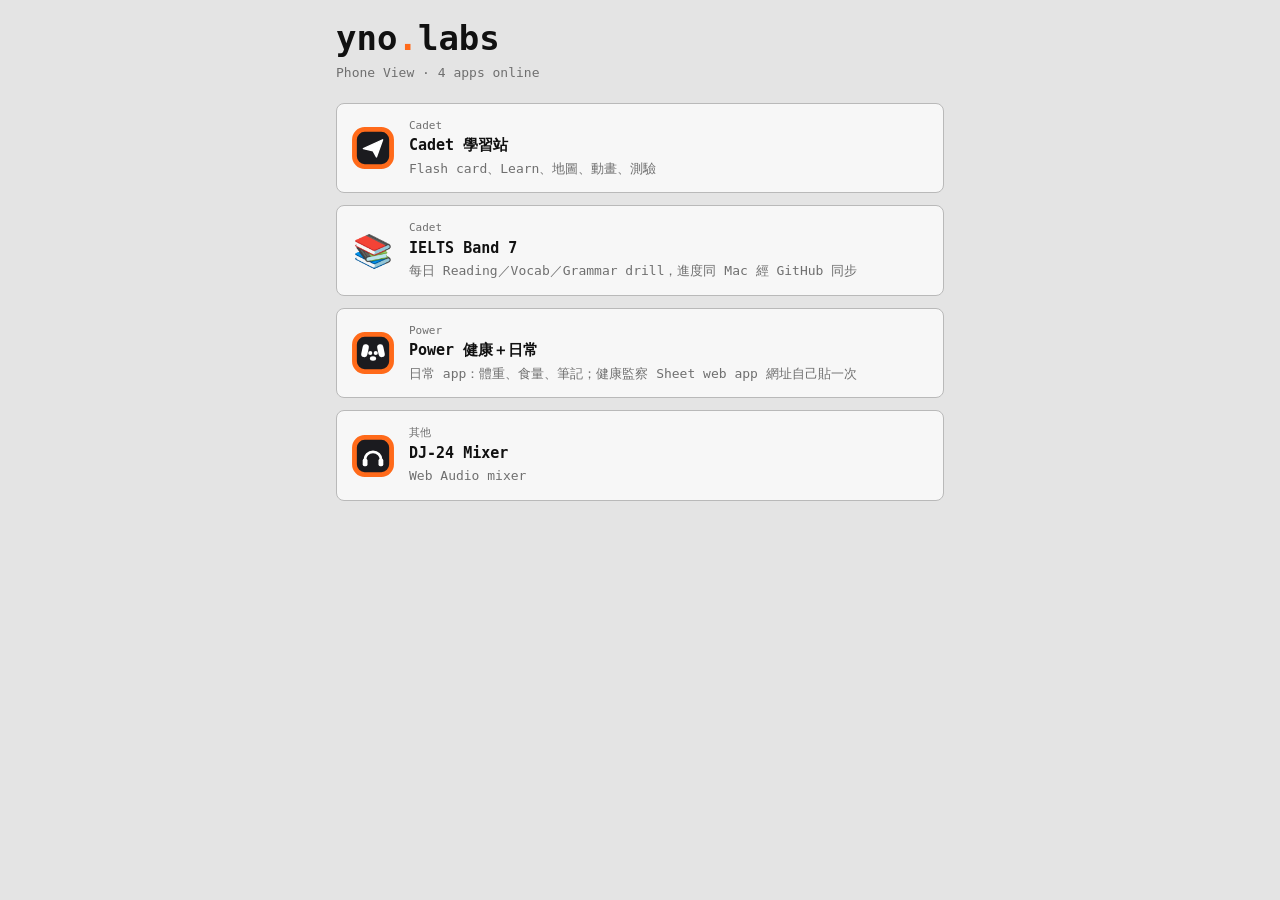
<file: index.html>
<!doctype html>
<html lang="zh-HK">
<head>
<meta charset="utf-8">
<meta name="viewport" content="width=device-width,initial-scale=1,viewport-fit=cover">
<meta name="robots" content="noindex">
<meta name="apple-mobile-web-app-title" content="yno labs">
<title>yno labs</title>
<link rel="icon" type="image/svg+xml" href="icons/dashboard.svg">
<style>
:root{--bg:#e4e4e4;--surface:#f7f7f7;--ink:#111;--mute:#6f6f6f;--line:#b9b9b9;--primary:#ff6a1a;
--mono:ui-monospace,"SF Mono",Menlo,Consolas,monospace}
@media(prefers-color-scheme:dark){:root{--bg:#17171a;--surface:#1f1f23;--ink:#ececec;--mute:#8d8d95;--line:#3a3a41}}
*{box-sizing:border-box}
body{margin:0;background:var(--bg);color:var(--ink);font:15px/1.5 var(--mono);
padding:env(safe-area-inset-top) env(safe-area-inset-right) env(safe-area-inset-bottom) env(safe-area-inset-left)}
main{max-width:640px;margin:0 auto;padding:20px 16px 32px}
h1{margin:0;font-size:34px;line-height:1.1}h1 span{color:var(--primary)}
main>p{margin:6px 0 20px;color:var(--mute);font-size:13px}
.card{display:flex;gap:14px;align-items:center;padding:14px;margin-bottom:12px;min-height:72px;
background:var(--surface);border:1px solid var(--line);border-radius:8px;color:inherit;text-decoration:none}
.card:active{border-color:var(--primary)}
.card img,.em{flex:none;width:44px;height:44px;font-size:32px;line-height:44px;text-align:center}
.card small{display:block;color:var(--mute);font-size:11px}.card b{display:block}
.card p{margin:2px 0 0;color:var(--mute);font-size:13px}
</style>
</head>
<body>
<main>
<h1>yno<span>.</span>labs</h1>
<p>Phone View · 4 apps online</p>
<a class="card" href="https://davidlamlyy-blip.github.io/cadet-study/"><img src="icons/cadet.svg" alt="" width="44" height="44">
<div><small>Cadet</small><b>Cadet 學習站</b>
<p>Flash card、Learn、地圖、動畫、測驗</p></div></a>
<a class="card" href="https://davidlamlyy-blip.github.io/my-web-apps/ielts/"><span class="em">📚</span>
<div><small>Cadet</small><b>IELTS Band 7</b>
<p>每日 Reading／Vocab／Grammar drill，進度同 Mac 經 GitHub 同步</p></div></a>
<a class="card" href="https://davidlamlyy-blip.github.io/my-web-apps/power/"><img src="icons/power-app.svg" alt="" width="44" height="44">
<div><small>Power</small><b>Power 健康＋日常</b>
<p>日常 app：體重、食量、筆記；健康監察 Sheet web app 網址自己貼一次</p></div></a>
<a class="card" href="https://davidlamlyy-blip.github.io/my-web-apps/dj/"><img src="icons/dj.svg" alt="" width="44" height="44">
<div><small>其他</small><b>DJ-24 Mixer</b>
<p>Web Audio mixer</p></div></a>
</main>
</body>
</html>
</file>
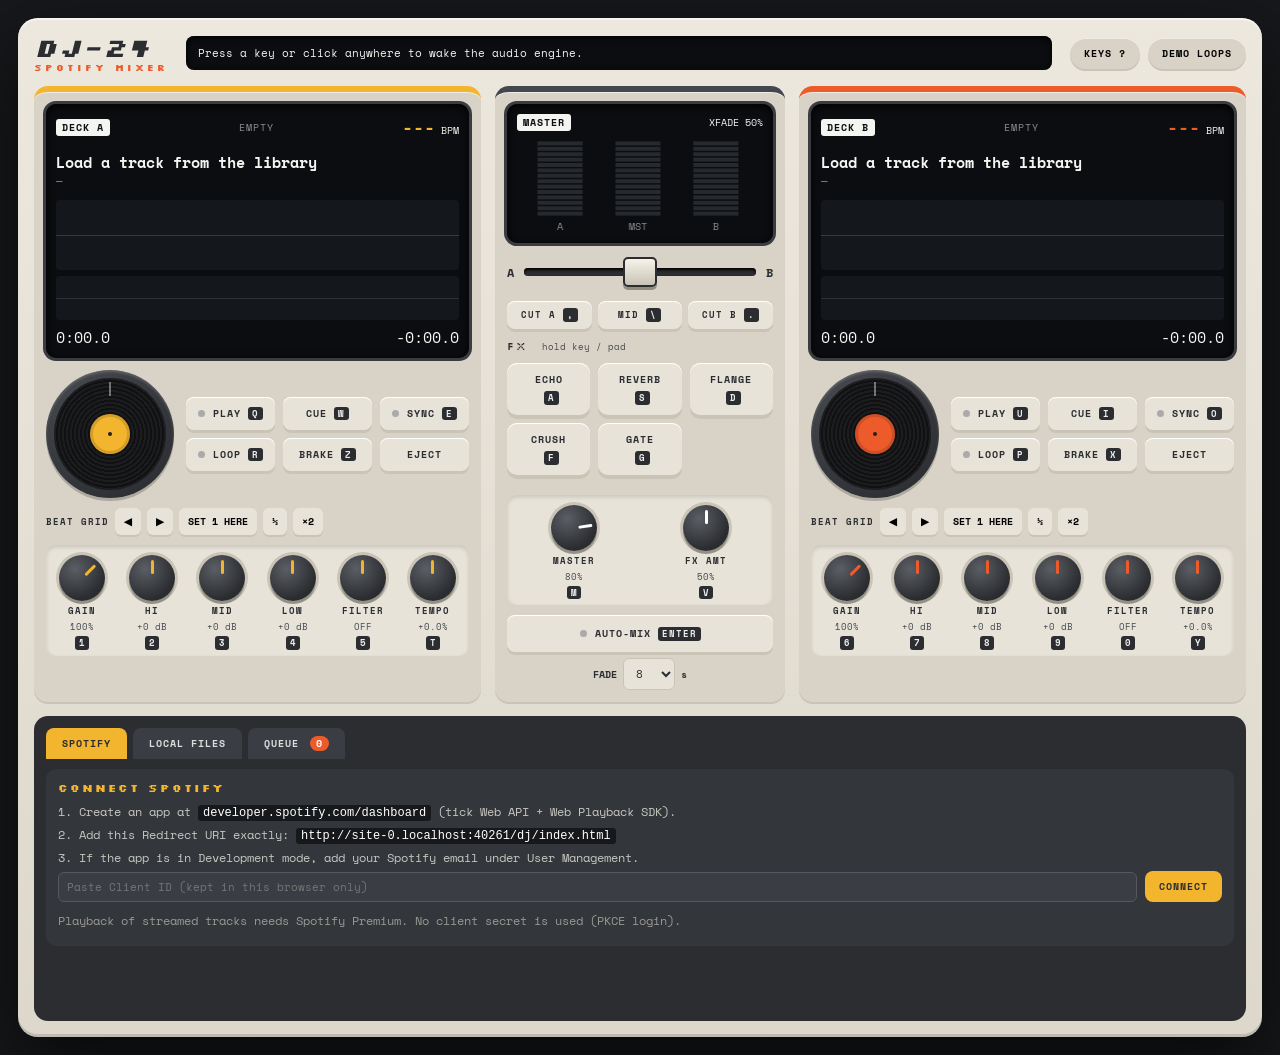
<file: dj/index.html>
<!doctype html>
<html lang="en">
<head>
<meta charset="utf-8">
<meta name="viewport" content="width=device-width,initial-scale=1">
<title>DJ-24 Mixer</title>
<link rel="stylesheet" href="https://fonts.googleapis.com/css2?family=Silkscreen:wght@400;700&family=Space+Mono:wght@400;700&display=swap">
<link rel="stylesheet" href="style.css">
<link rel="icon" type="image/svg+xml" data-yno-icon href="data:image/svg+xml,%3Csvg xmlns=%22http://www.w3.org/2000/svg%22 viewBox=%220 0 64 64%22%3E%3Crect x=%225%22 y=%225%22 width=%2254%22 height=%2254%22 rx=%2215%22 fill=%22%231b1b1f%22 stroke=%22%23ff6a1a%22 stroke-width=%227%22/%3E%3Cpath d=%22M20 38a12 12 0 0 1 24 0%22 fill=%22none%22 stroke=%22%23fff%22 stroke-width=%224%22 stroke-linecap=%22round%22 stroke-linejoin=%22round%22/%3E%3Crect x=%2217%22 y=%2236%22 width=%227%22 height=%2211%22 rx=%222.5%22 fill=%22%23fff%22/%3E%3Crect x=%2240%22 y=%2236%22 width=%227%22 height=%2211%22 rx=%222.5%22 fill=%22%23fff%22/%3E%3C/svg%3E">
<link rel="icon" type="image/svg+xml" data-yno-icon href="data:image/svg+xml,%3Csvg xmlns=%22http://www.w3.org/2000/svg%22 viewBox=%220 0 64 64%22%3E%3Crect x=%225%22 y=%225%22 width=%2254%22 height=%2254%22 rx=%2215%22 fill=%22%231b1b1f%22 stroke=%22%23ff6a1a%22 stroke-width=%227%22/%3E%3Cpath d=%22M20 38a12 12 0 0 1 24 0%22 fill=%22none%22 stroke=%22%23fff%22 stroke-width=%224%22 stroke-linecap=%22round%22 stroke-linejoin=%22round%22/%3E%3Crect x=%2217%22 y=%2236%22 width=%227%22 height=%2211%22 rx=%222.5%22 fill=%22%23fff%22/%3E%3Crect x=%2240%22 y=%2236%22 width=%227%22 height=%2211%22 rx=%222.5%22 fill=%22%23fff%22/%3E%3C/svg%3E">
</head>
<body>
<div id="unit">
  <header>
    <div class="logo">DJ-24<small>SPOTIFY MIXER</small></div>
    <div id="status" class="status">Press a key or click anywhere to wake the audio engine.</div>
    <div class="hdr-btns">
      <button id="btn-keys" class="pill">KEYS ?</button>
      <button id="btn-demo" class="pill">DEMO LOOPS</button>
    </div>
  </header>

  <main>
    <div id="slot-A"></div>
    <section class="mixer">
      <div class="lcd small">
        <div class="lcd-top"><span class="tag">MASTER</span><span id="mix-state">XFADE 50%</span></div>
        <canvas id="meters" width="240" height="96"></canvas>
      </div>
      <div class="xfwrap"><span>A</span><input type="range" id="xf" min="0" max="1" step="0.001" value="0.5" aria-label="Crossfader"><span>B</span></div>
      <div class="cutrow">
        <button class="btn sm" data-cut="0">CUT A<kbd>,</kbd></button>
        <button class="btn sm" data-cut="0.5">MID<kbd>\</kbd></button>
        <button class="btn sm" data-cut="1">CUT B<kbd>.</kbd></button>
      </div>
      <div class="fxlabel">FX <small>hold key / pad</small></div>
      <div class="fxpads" id="fxpads"></div>
      <div class="knobs mixk" id="mixk"></div>
      <div class="automix">
        <button class="btn wide" id="btn-auto"><i></i>AUTO-MIX<kbd>ENTER</kbd></button>
        <label>FADE <select id="auto-secs"><option>4</option><option selected>8</option><option>12</option><option>16</option></select>s</label>
      </div>
    </section>
    <div id="slot-B"></div>
  </main>

  <section id="library">
    <nav class="tabs">
      <button data-tab="spotify" class="on">SPOTIFY</button>
      <button data-tab="local">LOCAL FILES</button>
      <button data-tab="queue">QUEUE <b id="qcount">0</b></button>
    </nav>
    <div class="tabpane" id="tab-spotify"></div>
    <div class="tabpane" id="tab-local" hidden></div>
    <div class="tabpane" id="tab-queue" hidden></div>
  </section>
</div>

<div id="help" class="overlay" hidden>
  <div class="helpbox">
    <h3>KEYBOARD MAP <button id="help-x" class="pill">CLOSE</button></h3>
    <div class="helpgrid">
      <div><h4>Knobs — press key to select, then ↑ / ↓ to turn</h4>
        <p><kbd>1</kbd><kbd>2</kbd><kbd>3</kbd><kbd>4</kbd><kbd>5</kbd> Deck A: Gain · Hi · Mid · Low · Filter<br>
           <kbd>6</kbd><kbd>7</kbd><kbd>8</kbd><kbd>9</kbd><kbd>0</kbd> Deck B: Gain · Hi · Mid · Low · Filter<br>
           <kbd>T</kbd> Tempo A · <kbd>Y</kbd> Tempo B · <kbd>M</kbd> Master vol · <kbd>V</kbd> FX amount<br>
           <kbd>Shift</kbd>+↑↓ coarse · <kbd>Alt</kbd>+↑↓ fine · mouse wheel / drag also works · double-click = reset</p></div>
      <div><h4>Crossfader</h4>
        <p><kbd>←</kbd><kbd>→</kbd> move (Shift = big step) · <kbd>,</kbd> cut A · <kbd>\</kbd> centre · <kbd>.</kbd> cut B</p></div>
      <div><h4>Deck A</h4>
        <p><kbd>Q</kbd> Play/Pause · <kbd>W</kbd> Cue (hold = preview) · <kbd>E</kbd> Sync · <kbd>R</kbd> Loop 4 beats · <kbd>Z</kbd> Brake</p></div>
      <div><h4>Deck B</h4>
        <p><kbd>U</kbd> Play/Pause · <kbd>I</kbd> Cue · <kbd>O</kbd> Sync · <kbd>P</kbd> Loop 4 beats · <kbd>X</kbd> Brake</p></div>
      <div><h4>FX (hold)</h4>
        <p><kbd>A</kbd> Echo · <kbd>S</kbd> Reverb · <kbd>D</kbd> Flanger · <kbd>F</kbd> Crush · <kbd>G</kbd> Gate</p></div>
      <div><h4>Other</h4>
        <p><kbd>Enter</kbd> Auto-mix on/off · <kbd>?</kbd> this panel</p></div>
    </div>
    <p class="note">Spotify streams can only be faded (crossfader / gain / master). EQ, filter, FX, loop, brake and sync need Local or Demo tracks — Spotify does not expose its audio to web apps.</p>
  </div>
</div>
<div id="toast"></div>

<script src="audio.js"></script>
<script src="spotify.js"></script>
<script src="app.js"></script>
</body>
</html>
</file>
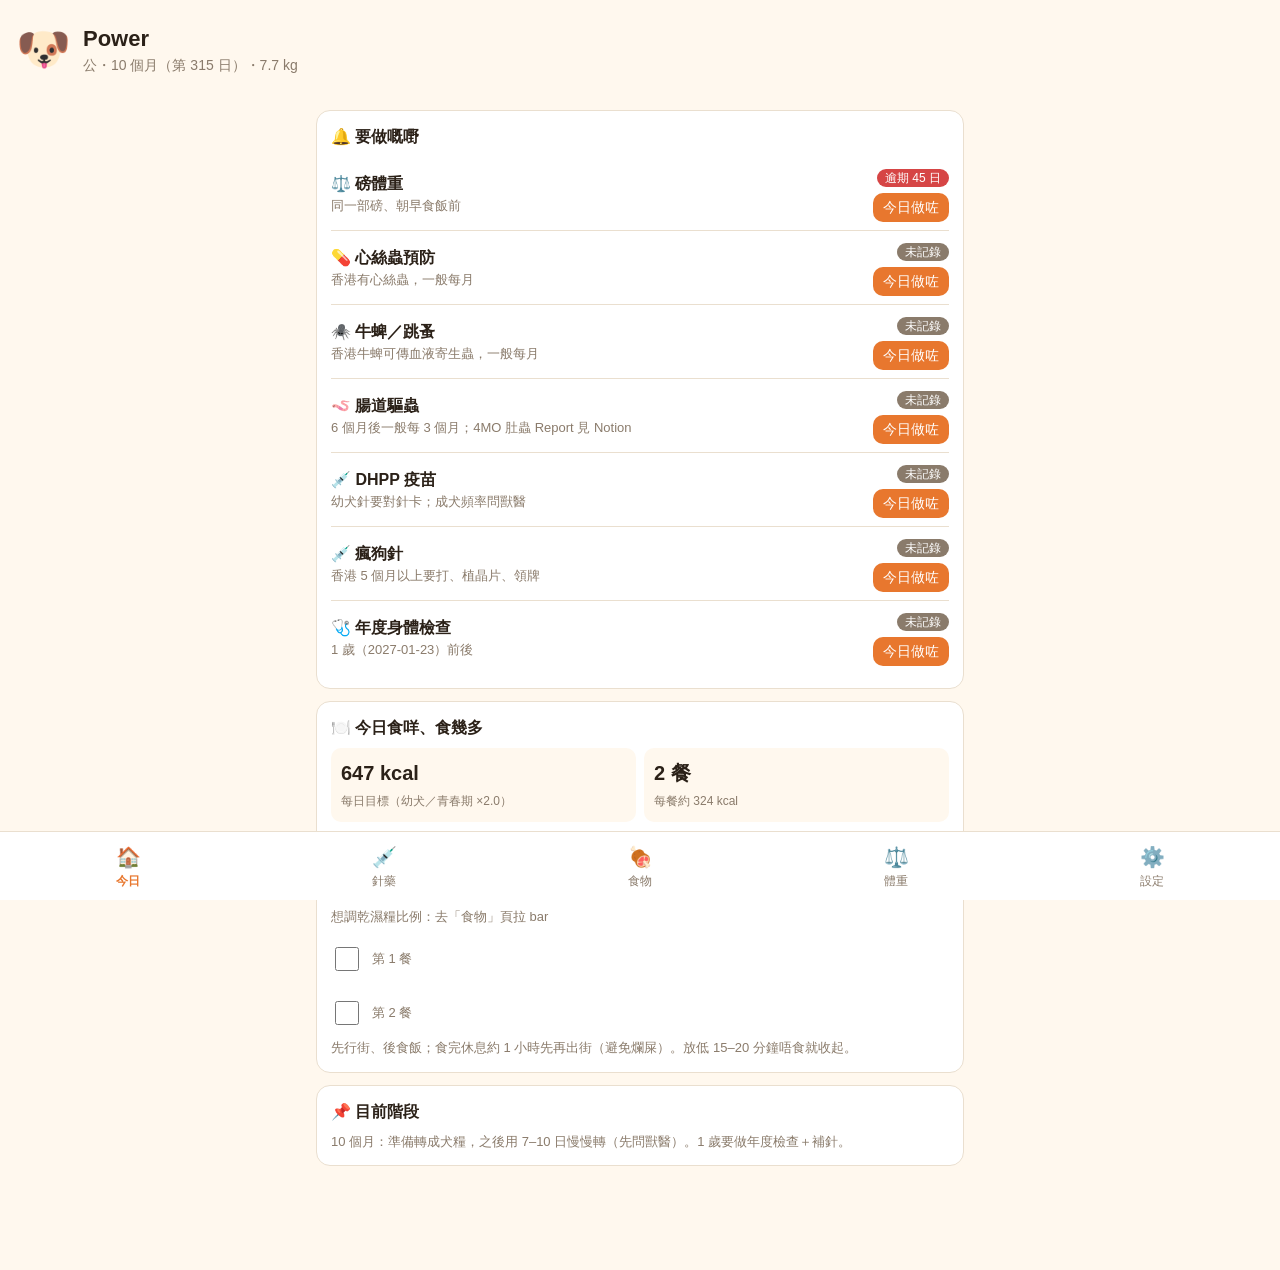
<file: power/index.html>
<!doctype html>
<html lang="zh-HK">
<head>
<meta charset="utf-8">
<meta name="viewport" content="width=device-width,initial-scale=1,viewport-fit=cover">
<meta name="theme-color" content="#fff8ee">
<title>Power 日常</title>
<style>
:root{--bg:#fff8ee;--card:#fff;--ink:#2b2118;--mute:#8a7b6b;--line:#eadfcf;--accent:#e8772e;--ok:#2e9e5b;--warn:#e0a100;--bad:#d64545;--blue:#3b7ddd}
@media (prefers-color-scheme:dark){:root{--bg:#1b1713;--card:#272019;--ink:#f3ebe0;--mute:#a39583;--line:#3a3128;--accent:#f08a43}}
*{box-sizing:border-box}
body{margin:0;background:var(--bg);color:var(--ink);font:16px/1.5 -apple-system,"PingFang HK","Noto Sans TC",sans-serif;padding-bottom:84px}
header{padding:calc(env(safe-area-inset-top) + 16px) 16px 8px;display:flex;gap:12px;align-items:center}
.avatar{font-size:44px}
h1{font-size:22px;margin:0}
.sub{color:var(--mute);font-size:14px}
main{padding:8px 16px;max-width:680px;margin:0 auto}
.card{background:var(--card);border:1px solid var(--line);border-radius:14px;padding:14px;margin:12px 0}
.card h2{font-size:16px;margin:0 0 8px}
.row{display:flex;gap:8px;align-items:center;justify-content:space-between;padding:8px 0;border-top:1px solid var(--line)}
.row:first-of-type{border-top:0}
.pill{font-size:12px;padding:2px 8px;border-radius:99px;color:#fff;white-space:nowrap}
.bad{background:var(--bad)}.warn{background:var(--warn)}.ok{background:var(--ok)}.mute{background:var(--mute)}.blue{background:var(--blue)}
.big{font-size:30px;font-weight:700}
.grid{display:grid;grid-template-columns:1fr 1fr;gap:8px}
.stat{background:var(--bg);border-radius:10px;padding:10px}
.stat b{display:block;font-size:20px}
.stat span{font-size:12px;color:var(--mute)}
button,input,select{font:inherit;color:var(--ink)}
button{background:var(--accent);color:#fff;border:0;border-radius:10px;padding:8px 14px;cursor:pointer}
button.ghost{background:transparent;color:var(--accent);border:1px solid var(--accent)}
button.sm{padding:4px 10px;font-size:14px}
input,select{background:var(--bg);border:1px solid var(--line);border-radius:8px;padding:8px;width:100%}
label{display:block;font-size:13px;color:var(--mute);margin:8px 0 2px}
nav{position:fixed;bottom:0;left:0;right:0;background:var(--card);border-top:1px solid var(--line);display:flex;padding-bottom:env(safe-area-inset-bottom)}
nav button{flex:1;background:none;color:var(--mute);border-radius:0;padding:10px 0;font-size:12px}
nav button.on{color:var(--accent);font-weight:700}
nav button span{display:block;font-size:20px}
.note{font-size:13px;color:var(--mute)}
.meal{display:flex;align-items:center;gap:10px;padding:8px 0}
.meal input{width:24px;height:24px}
svg{width:100%;height:auto}
.hide{display:none}
</style>
<link rel="icon" type="image/svg+xml" data-yno-icon href="data:image/svg+xml,%3Csvg xmlns=%22http://www.w3.org/2000/svg%22 viewBox=%220 0 64 64%22%3E%3Crect x=%225%22 y=%225%22 width=%2254%22 height=%2254%22 rx=%2215%22 fill=%22%231b1b1f%22 stroke=%22%23ff6a1a%22 stroke-width=%227%22/%3E%3Cpath d=%22M17 20l11 3-6 11z M47 20l-11 3 6 11z%22 fill=%22%23fff%22/%3E%3Ccircle cx=%2226%22 cy=%2238%22 r=%223.5%22 fill=%22%23fff%22/%3E%3Ccircle cx=%2238%22 cy=%2238%22 r=%223.5%22 fill=%22%23fff%22/%3E%3C/svg%3E">
<link rel="icon" type="image/svg+xml" data-yno-icon href="data:image/svg+xml,%3Csvg xmlns=%22http://www.w3.org/2000/svg%22 viewBox=%220 0 64 64%22%3E%3Crect x=%225%22 y=%225%22 width=%2254%22 height=%2254%22 rx=%2215%22 fill=%22%231b1b1f%22 stroke=%22%23ff6a1a%22 stroke-width=%227%22/%3E%3Crect x=%2216%22 y=%2219%22 width=%229%22 height=%2219%22 rx=%224.5%22 transform=%22rotate(12 20 28)%22 fill=%22%23fff%22/%3E%3Crect x=%2239%22 y=%2219%22 width=%229%22 height=%2219%22 rx=%224.5%22 transform=%22rotate(-12 44 28)%22 fill=%22%23fff%22/%3E%3Ccircle cx=%2228%22 cy=%2232%22 r=%223%22 fill=%22%23fff%22/%3E%3Ccircle cx=%2236%22 cy=%2232%22 r=%223%22 fill=%22%23fff%22/%3E%3Cellipse cx=%2232%22 cy=%2240%22 rx=%224.5%22 ry=%223.2%22 fill=%22%23fff%22/%3E%3C/svg%3E">
</head>
<body>
<header><div class="avatar">🐶</div><div><h1>Power</h1><div class="sub" id="hsub"></div></div></header>
<main id="main"></main>
<nav id="nav"></nav>

<script>
const KEY='power-app-v1';
const TODAY=()=>{const d=new Date();return fmt(d)};
const fmt=d=>d.getFullYear()+'-'+String(d.getMonth()+1).padStart(2,'0')+'-'+String(d.getDate()).padStart(2,'0');
const parse=s=>{const [y,m,d]=s.split('-').map(Number);return new Date(y,m-1,d)};
const addDays=(s,n)=>{const d=parse(s);d.setDate(d.getDate()+n);return fmt(d)};
const diffDays=(a,b)=>Math.round((parse(a)-parse(b))/864e5);
const esc=s=>String(s??'').replace(/[&<>"]/g,c=>({'&':'&amp;','<':'&lt;','>':'&gt;','"':'&quot;'}[c]));

// 預設資料。birthday／性別來自 Notion「HOMEBOY - Power」；其餘係一般指引，請同獸醫確認
const DEFAULT={
  profile:{name:'Power',birthday:'2026-01-23',sex:'公',neutered:false,adultKg:10,mealsPerDay:2},
  weights:[
    {d:'2026-05-22',kg:3.25,bcs:''},{d:'2026-06-22',kg:3.92,bcs:''},
    {d:'2026-07-22',kg:5.0,bcs:''},{d:'2026-10-06',kg:7.7,bcs:''}
  ],
  foods:[
    {id:'f1',name:'Buddy Bites 幼犬乾糧',role:'dry',kcal100:370,complete:true,note:'kcal 係估算，請對包裝'},
    {id:'f2',name:'藍莓濕糧',role:'wet',kcal100:90,complete:false,note:'kcal 係估算，請對包裝；Notion 吸引力 3/5'}
  ],
  schedule:[
    {id:'s1',name:'心絲蟲預防',icon:'💊',every:30,last:'',note:'香港有心絲蟲，一般每月'},
    {id:'s2',name:'牛蜱／跳蚤',icon:'🕷️',every:30,last:'',note:'香港牛蜱可傳血液寄生蟲，一般每月'},
    {id:'s3',name:'腸道驅蟲',icon:'🪱',every:90,last:'',note:'6 個月後一般每 3 個月；4MO 肚蟲 Report 見 Notion'},
    {id:'s4',name:'DHPP 疫苗',icon:'💉',every:365,last:'',note:'幼犬針要對針卡；成犬頻率問獸醫'},
    {id:'s5',name:'瘋狗針',icon:'💉',every:365,last:'',note:'香港 5 個月以上要打、植晶片、領牌'},
    {id:'s6',name:'磅體重',icon:'⚖️',every:14,last:'',note:'同一部磅、朝早食飯前'},
    {id:'s7',name:'年度身體檢查',icon:'🩺',every:365,last:'',note:'1 歲（2027-01-23）前後'}
  ],
  history:[],   // {d,id,name} 打針／食藥紀錄
  meals:{}      // {'YYYY-MM-DD':[true,false]}
};
let S;
try{S=JSON.parse(localStorage.getItem(KEY))}catch(e){}
if(!S){S=structuredClone(DEFAULT);S.schedule.find(x=>x.id==='s6').last='2026-10-06'}
S.calc=Object.assign({bcs:'ideal',act:'normal',health:'normal',treats:0,share:0.8},S.calc||{});
S.profile.breed=S.profile.breed||'臘腸混血（長腿）';   // 食量計數機設定（體態、活動、零食 kcal、乾糧佔比）
const save=()=>{try{localStorage.setItem(KEY,JSON.stringify(S))}catch(e){}};

// ---------- 計算 ----------
function ageInfo(){
  const b=parse(S.profile.birthday),t=new Date();
  let m=(t.getFullYear()-b.getFullYear())*12+t.getMonth()-b.getMonth();
  if(t.getDate()<b.getDate())m--;
  const days=diffDays(TODAY(),S.profile.birthday);
  return{months:m,days,text:m<12?`${m} 個月`:`${Math.floor(m/12)} 歲 ${m%12} 個月`};
}
const curKg=()=>[...S.weights].sort((a,b)=>a.d.localeCompare(b.d)).at(-1)?.kg||0;
function energy(o={}){
  const a=o.adult?{months:99}:ageInfo(),p={...S.profile,...(o.neutered!==undefined?{neutered:o.neutered}:{})},kg=o.kg||curKg();
  const rer=70*Math.pow(kg,0.75),c={...S.calc,...o};
  let f,label;
  if(a.months<4){f=3;label='<4 個月幼犬 ×3.0'}
  else if(a.months<12){
    // 4 個月至成年：成犬體重 80% 前 ×2.0，之後 ×1.8
    f=kg/p.adultKg<0.8?2.0:1.8;label=`幼犬／青春期 ×${f.toFixed(1)}`}
  else{f=p.neutered?1.6:1.8;label=p.neutered?'成犬已絕育 ×1.6':'成犬未絕育 ×1.8';
    if(c.act==='low'){f-=0.2;label+='，低活動 −0.2'}if(c.act==='high'){f+=0.2;label+='，高活動 +0.2'}}
  if(a.months<12&&p.neutered)label+='（幼犬期絕育唔改係數）';
  if(a.months<12&&c.act&&c.act!=='normal')label+='（幼犬期活動量唔改係數）';
  if(c.health==='sick')return{rer,f:1,adj:1,label:'生病／康復期 ×1.0（獸醫話事）',kcal:rer};
  const adj=c.bcs==='thin'?1.1:c.bcs==='heavy'?0.85:1;
  if(adj!==1)label+=c.bcs==='thin'?'，偏瘦 ×1.1':'，偏重 ×0.85';
  return{rer,f,adj,label,kcal:rer*f*adj};
}
function plan(){
  const e=energy(),c=S.calc,dry=S.foods.find(x=>x.role==='dry'),wet=S.foods.find(x=>x.role==='wet');
  const tr=Math.max(0,+c.treats||0),budget=Math.max(0,e.kcal-tr),meals=Math.max(1,S.profile.mealsPerDay||2);
  const dk=dry?dry.kcal100:0,wk=wet?wet.kcal100:0;
  let share=Math.min(1,Math.max(0,+c.share));if(isNaN(share))share=0.8;
  if(!(wk>0))share=dk>0?1:0;else if(!(dk>0))share=0;
  const dryK=budget*share,wetK=budget-dryK;
  return{e,dry,wet,meals,tr,cap:e.kcal*0.1,budget,share,dk,wk,dryK,wetK,treatK:tr,
    dryG:dk>0?dryK/(dk/100):0,wetG:wk>0?wetK/(wk/100):0};
}
function dueStatus(s){
  if(!s.last)return{cls:'mute',text:'未記錄',days:null,order:1e6};
  const next=addDays(s.last,s.every),left=diffDays(next,TODAY());
  if(left<0)return{cls:'bad',text:`逾期 ${-left} 日`,days:left,order:left,next};
  if(left<=7)return{cls:'warn',text:left===0?'今日到期':`${left} 日後`,days:left,order:left,next};
  return{cls:'ok',text:`${left} 日後`,days:left,order:left,next};
}

// ---------- 畫面 ----------
let tab='today';
const TABS=[['today','🏠','今日'],['health','💉','針藥'],['food','🍖','食物'],['weight','⚖️','體重'],['set','⚙️','設定']];
function render(){
  const a=ageInfo();
  document.getElementById('hsub').textContent=`${S.profile.sex}・${a.text}（第 ${a.days} 日）・${curKg()} kg`;
  document.getElementById('nav').innerHTML=TABS.map(([k,i,t])=>`<button class="${k===tab?'on':''}" data-t="${k}"><span>${i}</span>${t}</button>`).join('');
  document.getElementById('main').innerHTML=({today:vToday,health:vHealth,food:vFood,weight:vWeight,set:vSet})[tab]();
  bind();
}
function vToday(){
  const p=plan(),a=ageInfo(),t=TODAY();
  const items=S.schedule.map(s=>({s,st:dueStatus(s)})).sort((x,y)=>x.st.order-y.st.order);
  const urgent=items.filter(i=>i.st.cls==='bad'||i.st.cls==='warn'||i.st.cls==='mute');
  const meals=S.meals[t]||Array(S.profile.mealsPerDay).fill(false);
  const per=n=>Math.round(n/p.meals);
  let h=`<div class="card"><h2>🔔 要做嘅嘢</h2>${urgent.length?urgent.map(({s,st})=>`<div class="row"><div>${s.icon} <b>${esc(s.name)}</b><div class="note">${esc(s.note)}</div></div><div style="text-align:right"><span class="pill ${st.cls}">${st.text}</span><br><button class="sm" data-done="${s.id}" style="margin-top:4px">今日做咗</button></div></div>`).join(''):'<div class="note">暫時冇緊急項目 🎉</div>'}</div>`;
  h+=`<div class="card"><h2>🍽️ 今日食咩、食幾多</h2>
  <div class="grid"><div class="stat"><b>${Math.round(p.e.kcal)} kcal</b><span>每日目標（${p.e.label}）</span></div>
  <div class="stat"><b>${S.profile.mealsPerDay} 餐</b><span>每餐約 ${Math.round(p.e.kcal/S.profile.mealsPerDay)} kcal</span></div></div>
  <div style="margin-top:10px">${p.dry?`乾糧 <b>${Math.round(p.dryG)} g／日</b>（每餐 ${per(p.dryG)} g）<span class="note">　${esc(p.dry.name)}</span><br>`:''}
  ${p.wet?`濕糧 <b>${Math.round(p.wetG)} g／日</b>（每餐 ${per(p.wetG)} g，≈ ${Math.round(p.wetK)} kcal）<span class="note">　${esc(p.wet.name)}</span><br>`:''}
  零食 <b>${Math.round(p.treatK)} kcal／日</b>（上限 ${Math.round(p.cap)}）<br><span class="note">想調乾濕糧比例：去「食物」頁拉 bar</span></div>
  ${meals.map((m,i)=>`<label class="meal"><input type="checkbox" data-meal="${i}" ${m?'checked':''}> 第 ${i+1} 餐 ${m?'✅ 食咗':''}</label>`).join('')}
  <div class="note">先行街、後食飯；食完休息約 1 小時先再出街（避免爛屎）。放低 15–20 分鐘唔食就收起。${p.dry?'':'<br>⚠️ 未設定乾糧，去「食物」頁加。'}</div></div>`;
  h+=`<div class="card"><h2>📌 目前階段</h2><div class="note">${stage(a.months)}</div></div>`;
  return h;
}
function stage(m){
  if(m<10)return `${m} 個月：青春期，增重快。每 2–4 星期磅一次，評 BCS（摸到肋骨、有腰身，目標 4–5/9）。`;
  if(m<12)return `${m} 個月：準備轉成犬糧，之後用 7–10 日慢慢轉（先問獸醫）。1 歲要做年度檢查＋補針。`;
  return `${m} 個月：成犬。每年身體檢查、補針；體重每月睇一次。`;
}
function vHealth(){
  const items=S.schedule.map(s=>({s,st:dueStatus(s)})).sort((x,y)=>x.st.order-y.st.order);
  let h=`<div class="card"><h2>排程（每項可改週期）</h2>${items.map(({s,st})=>`<div class="row"><div>${s.icon} <b>${esc(s.name)}</b><div class="note">上次：${s.last||'未記錄'}　週期 ${s.every} 日${st.next?`　下次 ${st.next}`:''}</div></div><div style="text-align:right"><span class="pill ${st.cls}">${st.text}</span><br><button class="ghost sm" data-edit="${s.id}" style="margin-top:4px">改</button></div></div>`).join('')}</div>`;
  h+=`<div class="card"><h2>紀錄（最近）</h2>${S.history.length?[...S.history].reverse().slice(0,15).map(x=>`<div class="row"><div>${esc(x.name)}</div><div class="note">${x.d}</div></div>`).join(''):'<div class="note">未有紀錄。撳「今日做咗」或「改」入日期。</div>'}</div>`;
  h+=`<div class="note">⚠️ 週期係一般指引（香港常見做法），唔代替獸醫意見；針卡內容請對 Notion「針卡」再填返上次日期。</div>`;
  return h;
}
function vFood(){
  const p=plan();
  let h=`<div class="card"><h2>食物清單</h2>${S.foods.map(f=>`<div class="row"><div><b>${esc(f.name)}</b><div class="note">${{dry:'乾糧（主糧）',wet:'濕糧',treat:'零食'}[f.role]}・${f.kcal100} kcal/100g・${f.complete?'完整營養':'補充食品'}${f.note?'・'+esc(f.note):''}</div></div><button class="ghost sm" data-fedit="${f.id}">改</button></div>`).join('')}<button style="margin-top:8px" data-fadd>＋ 加食物</button></div>`;
  const lw=[...S.weights].sort((x,y)=>x.d.localeCompare(y.d)).at(-1)||{};
  h+=`<div class="card"><h2>📋 ${esc(S.profile.name)} 而家狀況</h2>
  <div class="note">${esc(S.profile.breed)} · ${S.profile.sex} · ${ageInfo().text} · 最新體重 ${lw.kg||'–'} kg（${lw.d||'未磅'}）· 預計成犬 ${S.profile.adultKg} kg<br>品種、出世日期、預計成犬體重喺「設定」改；體重喺「體重」頁加。揀完會自動存，下次開返係同一個狀態。</div>
  <label>健康</label><select id="cheal"><option value="normal">正常</option><option value="sick">生病／康復期</option></select>
  <label>絕育</label><select id="cneu"><option value="0">未絕育</option><option value="1">已絕育</option></select>
  <label>體態／目標</label><select id="cbcs"><option value="ideal">理想，維持體重</option><option value="thin">偏瘦，要增重</option><option value="heavy">偏重，要減重</option></select>
  <label>活動量</label><select id="cact"><option value="low">低（多數時間瞓）</option><option value="normal">普通（每日行街）</option><option value="high">高（跑得多）</option></select>
  <label>零食 kcal／日（上限 ${Math.round(p.cap)}，即 10%）</label><input id="ctr" type="number" min="0" step="1" value="${S.calc.treats}">
  <div class="grid" style="margin-top:12px"><div class="stat"><b>${Math.round(p.e.kcal)} kcal</b><span>每日建議總量</span></div><div class="stat"><b>${Math.round(p.e.kcal/p.meals)} kcal</b><span>每餐（${p.meals} 餐）</span></div></div>
  <div class="note" style="margin-top:6px">點計：RER 70 × ${lw.kg||curKg()}^0.75 = ${Math.round(p.e.rer)} kcal × ${(p.e.f*p.e.adj).toFixed(2)}（${p.e.label}）= ${Math.round(p.e.kcal)} kcal。${p.e.label.includes('生病')?'<br>⚠️ 生病期間食量要跟獸醫，呢個只係下限參考；嘔、瀉、唔肯食即刻睇醫生。':''}${S.calc.bcs==='heavy'?'<br>減重要慢，每星期約 1–2% 體重；2–4 星期睇體重同 BCS 先再調。':''}${S.calc.bcs==='thin'?'<br>每 2 星期磅一次，返到理想體態就揀返「理想」。':''}</div></div>`;
  h+=`<div class="card"><h2>🧮 每餐乾濕糧分配</h2>
  ${p.dk>0&&p.wk>0?`<div style="margin-top:12px"><b>乾糧（每餐）</b> <span id="sdt" class="note"></span> <b id="sdg" style="float:right"></b><input type="range" id="sdr" min="0" max="${Math.ceil(p.budget/p.meals/(p.dk/100))}" step="1"></div>
  <div style="margin-top:8px"><b>濕糧（每餐）</b> <span id="swt" class="note"></span> <b id="swg" style="float:right"></b><input type="range" id="swr" min="0" max="${Math.ceil(p.budget/p.meals/(p.wk/100))}" step="1"></div>
  <div class="note" style="margin-top:8px">拉其中一條，另一條按 kcal 自動補減，每餐總 kcal 維持喺建議值（已扣零食 ${Math.round(p.tr)} kcal）。</div>`:'<div class="note" style="margin-top:8px">要有乾糧同濕糧兩樣，先可以拉 bar 分配；現時全部由有嘅一種提供。</div>'}
  <div id="cbt" class="note" style="margin-top:6px"></div>
  ${p.tr>p.cap?`<div class="pill bad" style="display:inline-block;margin-top:6px">零食超過 10% 上限</div>`:''}</div>`;
  h+=`<div class="card"><h2>點計</h2><div class="note">RER = 70 × 體重^0.75 = ${Math.round(p.e.rer)} kcal；× ${p.e.f.toFixed(1)}（${p.e.label}）= ${Math.round(p.e.kcal)} kcal／日。零食、乾濕糧比例喺上面調。kcal/100g 要對包裝，我預設值係估算，唔確定。</div></div>`;
  h+=`<div class="card"><h2>食物提醒</h2><div class="note">• 成日唔好轉口味，揀 2–3 隻佢肯食嘅輪流<br>• 避免：朱古力、洋蔥、大蒜、葡萄／提子、夏威夷果、木糖醇、熟骨<br>• 轉糧要 7–10 日逐步轉</div></div>`;
  return h;
}
function vWeight(){
  const w=[...S.weights].sort((a,b)=>a.d.localeCompare(b.d));
  let svg='';
  if(w.length>1){
    const W=320,H=160,P=28,t0=parse(w[0].d).getTime(),t1=parse(w.at(-1).d).getTime()||1,mx=Math.max(...w.map(x=>x.kg))*1.1;
    const X=d=>P+(parse(d).getTime()-t0)/((t1-t0)||1)*(W-P*1.5),Y=k=>H-P-(k/mx)*(H-P*1.5);
    svg=`<svg viewBox="0 0 ${W} ${H}"><polyline fill="none" stroke="var(--accent)" stroke-width="2.5" points="${w.map(x=>X(x.d)+','+Y(x.kg)).join(' ')}"/>${w.map(x=>`<circle cx="${X(x.d)}" cy="${Y(x.kg)}" r="4" fill="var(--accent)"/><text x="${X(x.d)}" y="${Y(x.kg)-8}" font-size="10" text-anchor="middle" fill="var(--ink)">${x.kg}</text>`).join('')}</svg>`;
  }
  let rate='';
  if(w.length>1){const a=w.at(-2),b=w.at(-1),days=diffDays(b.d,a.d);if(days>0)rate=`最近 ${days} 日 +${(b.kg-a.kg).toFixed(2)} kg（約 ${((b.kg-a.kg)/days*30).toFixed(2)} kg／月）`}
  return `<div class="card"><h2>體重</h2><div class="big">${curKg()} kg</div><div class="note">${rate}</div>${svg}</div>
  <div class="card"><h2>記錄今日體重</h2><label>體重 (kg)</label><input id="wkg" type="number" step="0.05" inputmode="decimal"><label>日期</label><input id="wd" type="date" value="${TODAY()}"><label>身形 BCS（1–9，目標 4–5，可留空）</label><input id="wb" type="number" min="1" max="9"><br><br><button id="wadd">儲存</button></div>
  <div class="card"><h2>歷史</h2>${[...w].reverse().map(x=>`<div class="row"><div>${x.d}</div><div><b>${x.kg} kg</b>${x.bcs?` ・BCS ${x.bcs}`:''}</div><button class="ghost sm" data-wdel="${x.d}">刪</button></div>`).join('')}</div>`;
}
function vSet(){
  const p=S.profile;
  return `<div class="card"><h2>基本資料</h2>
  <label>名</label><input id="pn" value="${esc(p.name)}">
  <label>出世日期（Notion：2026-01-23；舊 README 寫 01-22，請核實）</label><input id="pb" type="date" value="${p.birthday}">
  <label>性別</label><select id="ps"><option ${p.sex==='公'?'selected':''}>公</option><option ${p.sex==='母'?'selected':''}>母</option></select>
  <label>絕育咗未</label><select id="pz"><option value="0" ${!p.neutered?'selected':''}>未</option><option value="1" ${p.neutered?'selected':''}>已絕育</option></select>
  <label>品種（只用嚟顯示；品種影響食量主要經「預計成犬體重」）</label><input id="pbr" value="${esc(p.breed||'')}">
  <label>預計成犬體重 (kg)（影響幼犬食量，不確定就保持 10）</label><input id="pa" type="number" step="0.5" value="${p.adultKg}">
  <label>一日幾餐</label><select id="pm"><option ${p.mealsPerDay==2?'selected':''}>2</option><option ${p.mealsPerDay==3?'selected':''}>3</option></select>
  <br><br><button id="psave">儲存</button></div>
  <div class="card"><h2>備份</h2><div class="note">資料只存喺呢部機嘅瀏覽器。換機前先匯出。</div><br>
  <button id="exp">匯出 JSON</button> <button class="ghost" id="imp">匯入 JSON</button><input id="impf" type="file" accept="application/json" class="hide"> <button class="ghost" id="reset" style="color:var(--bad);border-color:var(--bad)">重設</button></div>`;
}

// ---------- 事件 ----------
function bind(){
  document.querySelectorAll('#nav button').forEach(b=>b.onclick=()=>{tab=b.dataset.t;render()});
  document.querySelectorAll('[data-done]').forEach(b=>b.onclick=()=>markDone(b.dataset.done,TODAY()));
  document.querySelectorAll('[data-meal]').forEach(c=>c.onchange=()=>{
    const t=TODAY(),m=S.meals[t]||Array(S.profile.mealsPerDay).fill(false);m[+c.dataset.meal]=c.checked;S.meals[t]=m;save();render()});
  document.querySelectorAll('[data-edit]').forEach(b=>b.onclick=()=>{
    const s=S.schedule.find(x=>x.id===b.dataset.edit);
    const d=prompt(`${s.name} 上次日期（YYYY-MM-DD，留空＝清除）`,s.last);if(d===null)return;
    if(d&&!/^\d{4}-\d{2}-\d{2}$/.test(d))return alert('格式要 YYYY-MM-DD');
    const e=prompt('週期（日）',s.every);if(e===null)return;
    s.last=d;s.every=Math.max(1,parseInt(e)||s.every);
    if(d)S.history.push({d,id:s.id,name:s.name});save();render()});
  document.querySelectorAll('[data-fedit]').forEach(b=>b.onclick=()=>editFood(S.foods.find(x=>x.id===b.dataset.fedit)));
  const fa=document.querySelector('[data-fadd]');if(fa)fa.onclick=()=>editFood(null);
  const wa=document.getElementById('wadd');
  if(wa)wa.onclick=()=>{
    const kg=parseFloat(document.getElementById('wkg').value),d=document.getElementById('wd').value;
    if(!kg||!d)return alert('要填體重同日期');
    S.weights=S.weights.filter(x=>x.d!==d);S.weights.push({d,kg,bcs:document.getElementById('wb').value});
    const s6=S.schedule.find(x=>x.id==='s6');if(s6&&(!s6.last||d>s6.last))s6.last=d;
    save();render()};
  document.querySelectorAll('[data-wdel]').forEach(b=>b.onclick=()=>{if(confirm('刪除呢條？')){S.weights=S.weights.filter(x=>x.d!==b.dataset.wdel);save();render()}});
  const cb=document.getElementById('cbcs');
  if(cb){
    const p0=plan(),fill=()=>{const m=plan();
      const t=(id,v)=>{const e=document.getElementById(id);if(e)e.textContent=v};
      t('sdt',Math.round(m.dryK/m.meals)+' kcal · '+Math.round(m.dryK/m.budget*100||0)+'%');t('sdg',Math.round(m.dryG/m.meals)+' g');
      t('swt',Math.round(m.wetK/m.meals)+' kcal · '+Math.round(m.wetK/m.budget*100||0)+'%');t('swg',Math.round(m.wetG/m.meals)+' g');
      const a=document.getElementById('sdr'),b=document.getElementById('swr');if(a)a.value=m.dryG/m.meals;if(b)b.value=m.wetG/m.meals;
      t('cbt','每餐合共 '+Math.round((m.dryK+m.wetK+m.tr)/m.meals)+' kcal（含零食分攤 '+Math.round(m.tr/m.meals)+'），建議 '+Math.round(m.e.kcal/m.meals))};
    cb.value=S.calc.bcs;cact.value=S.calc.act;cheal.value=S.calc.health;cneu.value=S.profile.neutered?'1':'0';
    cheal.onchange=()=>{S.calc.health=cheal.value;save();render()};cneu.onchange=()=>{S.profile.neutered=cneu.value==='1';save();render()};
    cb.onchange=()=>{S.calc.bcs=cb.value;save();render()};cact.onchange=()=>{S.calc.act=cact.value;save();render()};
    ctr.onchange=()=>{S.calc.treats=Math.max(0,+ctr.value||0);save();render()};
    const sd=document.getElementById('sdr'),sw=document.getElementById('swr');
    if(sd&&sw){
      sd.oninput=()=>{const m=plan();if(m.budget>0)S.calc.share=Math.min(1,sd.value*m.meals*m.dk/100/m.budget);save();fill()};
      sw.oninput=()=>{const m=plan();if(m.budget>0)S.calc.share=1-Math.min(1,sw.value*m.meals*m.wk/100/m.budget);save();fill()};}
    fill();}
  const ps=document.getElementById('psave');
  if(ps)ps.onclick=()=>{
    Object.assign(S.profile,{name:pn.value||'Power',birthday:pb.value,sex:ps_().value,neutered:pz.value==='1',adultKg:parseFloat(pa.value)||10,mealsPerDay:+pm.value,breed:(document.getElementById('pbr').value||'').trim()||S.profile.breed});save();render()};
  const ex=document.getElementById('exp');
  if(ex){
    ex.onclick=()=>{const a=document.createElement('a');a.href=URL.createObjectURL(new Blob([JSON.stringify(S,null,1)],{type:'application/json'}));a.download=`power-${TODAY()}.json`;a.click()};
    impf.onchange=async()=>{try{S=JSON.parse(await impf.files[0].text());save();render()}catch(e){alert('檔案唔啱')}};
    imp.onclick=()=>impf.click();
    reset.onclick=()=>{if(confirm('清晒所有紀錄？')){localStorage.removeItem(KEY);location.reload()}};
  }
}
const ps_=()=>document.getElementById('ps');
function markDone(id,d){
  const s=S.schedule.find(x=>x.id===id);s.last=d;S.history.push({d,id,name:s.name});save();render();
}
function editFood(f){
  const name=prompt('食物名稱',f?.name||'');if(!name)return;
  const role=prompt('類別：dry＝乾糧／wet＝濕糧／treat＝零食',f?.role||'dry');if(!['dry','wet','treat'].includes(role))return alert('類別要 dry、wet 或 treat');
  const k=parseFloat(prompt('kcal／100g（睇包裝 ME 或 kcal/kg ÷10）',f?.kcal100||''));if(!k)return;
  const complete=confirm('包裝係「完整營養 complete」？（取消＝補充食品）');
  const o=f||{id:'f'+Date.now()};Object.assign(o,{name,role,kcal100:k,complete,note:f?.note||''});
  if(!f)S.foods.push(o);
  // 每類只用第一隻做計算：同類多隻會排序後以最新改動為準
  save();render();
}
render();
</script>
</body>
</html>
</file>
<file: dj/style.css>
:root{
  --cream:#e7e3d9; --cream2:#d8d3c6; --cream3:#c9c4b6; --ink:#2b2d31; --ink2:#44474d;
  --orange:#ee5b2b; --yellow:#f3b52e; --red:#d83b2a; --lcd:#0b0d10; --lcd-fg:#f4f4f0; --dim:#8a8d92;
  --mono:'Space Mono',ui-monospace,Menlo,monospace; --pix:'Silkscreen','Space Mono',monospace;
}
*{box-sizing:border-box}
html,body{margin:0;background:#17181b;color:var(--ink);font-family:var(--mono);font-size:12px}
body{padding:18px}
button{font-family:inherit;cursor:pointer}
kbd{font-family:var(--mono);font-size:9px;font-weight:700;background:var(--ink);color:#eee;border-radius:3px;padding:1px 4px;margin-left:5px;display:inline-block;line-height:1.3}
#unit{max-width:1480px;margin:0 auto;background:linear-gradient(180deg,#ece8de,#ddd8cb);border-radius:20px;padding:16px;box-shadow:0 30px 80px #000a,inset 0 2px 0 #fff8,inset 0 -3px 0 #0002}
header{display:flex;align-items:center;gap:18px;margin-bottom:14px;flex-wrap:wrap}
.logo{white-space:nowrap}
.logo{font-family:var(--pix);font-weight:700;font-size:26px;letter-spacing:1px;font-style:italic;color:var(--ink);line-height:1}
.logo small{display:block;font-size:9px;font-style:normal;letter-spacing:3px;color:var(--orange);margin-top:3px}
.status{flex:1;min-width:220px;background:var(--lcd);color:var(--lcd-fg);border-radius:8px;padding:9px 12px;font-size:11px;min-height:34px;box-shadow:inset 0 2px 6px #000}
.hdr-btns{display:flex;gap:8px}
.pill{background:var(--cream2);border:0;border-radius:999px;padding:8px 14px;font-size:10px;font-weight:700;letter-spacing:1px;box-shadow:0 2px 0 var(--cream3),inset 0 1px 0 #fff9}
.pill:active{transform:translateY(1px)}
main{display:grid;grid-template-columns:minmax(0,1fr) 290px minmax(0,1fr);gap:14px}
main>*{min-width:0}
.deck,.mixer{background:var(--cream2);border-radius:14px;padding:12px;box-shadow:inset 0 1px 0 #fff9,0 2px 0 var(--cream3)}
.deck.A{border-top:6px solid var(--yellow)} .deck.B{border-top:6px solid var(--orange)}
.mixer{border-top:6px solid var(--ink2);display:flex;flex-direction:column;gap:10px}
.lcd{background:var(--lcd);color:var(--lcd-fg);border-radius:10px;padding:10px;box-shadow:inset 0 2px 8px #000,0 0 0 3px #3a3c40}
.lcd-top{display:flex;justify-content:space-between;align-items:center;font-size:10px;gap:8px}
.tag{background:var(--lcd-fg);color:var(--lcd);border-radius:3px;padding:1px 6px;font-weight:700;letter-spacing:1px}
.src{color:var(--dim);letter-spacing:1px}
.bpm b{font-size:18px;color:var(--yellow)} .deck.B .bpm b{color:var(--orange)}
.lcd-main{display:flex;gap:10px;align-items:center;margin:8px 0;min-height:44px}
.art{width:44px;height:44px;border-radius:6px;object-fit:cover}
.meta{min-width:0}
.title{font-size:15px;font-weight:700;white-space:nowrap;overflow:hidden;text-overflow:ellipsis}
.artist{color:var(--dim);font-size:11px;white-space:nowrap;overflow:hidden;text-overflow:ellipsis}
canvas.wave{width:100%;height:70px;display:block;border-radius:4px;background:#14171b;cursor:pointer}
.lcd-bot{display:flex;justify-content:space-between;font-size:15px;margin-top:6px;font-variant-numeric:tabular-nums}
.lcd-bot span:nth-child(2){font-size:11px;color:var(--dim);align-self:center}
.deckrow{display:flex;gap:12px;margin:12px 0 4px;align-items:center}
.platter{width:128px;height:128px;flex:none;border-radius:50%;background:radial-gradient(circle at 35% 30%,#4a4d52,#25272b);padding:8px;box-shadow:0 3px 0 #0003,inset 0 2px 3px #fff3}
.vinyl{width:100%;height:100%;border-radius:50%;background:repeating-radial-gradient(circle,#111 0 2px,#1c1d20 2px 4px);position:relative}
.vinyl:after{content:"";position:absolute;top:4px;left:50%;width:2px;height:14px;background:#fff6;transform:translateX(-50%)}
.label{position:absolute;inset:32%;border-radius:50%;background:var(--yellow);box-shadow:inset 0 0 0 3px #0002}
.deck.B .label{background:var(--orange)}
.label:after{content:"";position:absolute;inset:44%;border-radius:50%;background:#222}
.transport{display:grid;grid-template-columns:repeat(3,1fr);gap:8px;flex:1}
.btn{background:var(--cream);border:0;border-radius:8px;padding:9px 6px;font-size:10px;font-weight:700;letter-spacing:1px;color:var(--ink);box-shadow:0 3px 0 var(--cream3),inset 0 1px 0 #fff;display:flex;align-items:center;justify-content:center;gap:2px;position:relative;white-space:nowrap}
.btn:active,.btn.held{transform:translateY(2px);box-shadow:0 1px 0 var(--cream3)}
.btn.sm{padding:7px 4px;font-size:9px}
.btn.wide{width:100%;padding:11px}
.btn i{width:7px;height:7px;border-radius:50%;background:#aaa;margin-right:6px;display:inline-block}
.btn.on i{background:var(--orange);box-shadow:0 0 8px var(--orange)}
.btn.on{background:#fff}
.btn.play.on i{background:#2dbb5d;box-shadow:0 0 8px #2dbb5d}
.btn:disabled{opacity:.4}
.knobs{display:grid;grid-template-columns:repeat(6,1fr);gap:6px;margin-top:10px;background:var(--cream);border-radius:10px;padding:10px 4px 6px;box-shadow:inset 0 2px 4px #0002}
.knobs.mixk{grid-template-columns:repeat(2,1fr)}
.kw{display:flex;flex-direction:column;align-items:center;gap:3px;user-select:none;touch-action:none}
.knob{width:46px;height:46px;border-radius:50%;background:radial-gradient(circle at 35% 30%,#5b5e64,#2a2c30 70%);box-shadow:0 3px 0 #0004,0 0 0 3px var(--cream3);position:relative;cursor:ns-resize}
.knob:before{content:"";position:absolute;inset:0;border-radius:50%;transform:rotate(var(--a,0deg))}
.knob i{position:absolute;left:50%;top:5px;width:3px;height:14px;margin-left:-1.5px;border-radius:2px;background:#fff;transform-origin:50% 18px;transform:rotate(var(--a,0deg))}
.deck.A .knob i{background:var(--yellow)} .deck.B .knob i{background:var(--orange)} .mixer .knob i{background:#fff}
.kw.sel .knob{box-shadow:0 3px 0 #0004,0 0 0 3px var(--orange),0 0 14px var(--orange)}
.kl{font-size:9px;font-weight:700;letter-spacing:1px}
.kv{font-size:9px;color:var(--ink2);min-height:11px}
.kw kbd{margin:0}
.xfwrap{display:flex;align-items:center;gap:8px;font-weight:700}
input[type=range]{-webkit-appearance:none;appearance:none;flex:1;height:34px;background:transparent}
input[type=range]::-webkit-slider-runnable-track{height:8px;background:var(--ink);border-radius:4px;box-shadow:inset 0 2px 3px #000}
input[type=range]::-webkit-slider-thumb{-webkit-appearance:none;width:34px;height:30px;margin-top:-11px;border-radius:5px;background:linear-gradient(180deg,#f6f3ea,#c8c3b5);border:2px solid var(--ink);box-shadow:0 3px 0 #0005}
.cutrow{display:grid;grid-template-columns:repeat(3,1fr);gap:6px}
.fxlabel{font-family:var(--pix);font-size:11px;letter-spacing:2px}
.fxlabel small{font-family:var(--mono);font-size:9px;color:var(--ink2);letter-spacing:0;margin-left:6px}
.fxpads{display:grid;grid-template-columns:repeat(3,1fr);gap:8px}
.pad{height:52px;border-radius:10px;border:0;background:var(--cream);box-shadow:0 4px 0 var(--cream3),inset 0 1px 0 #fff;font-weight:700;font-size:10px;letter-spacing:1px;color:var(--ink);user-select:none;display:flex;flex-direction:column;align-items:center;justify-content:center;gap:4px}
.pad.on{background:var(--orange);color:#fff;transform:translateY(3px);box-shadow:0 1px 0 #a8401e,0 0 16px var(--orange)}
.pad.on kbd{background:#fff;color:var(--orange)}
.automix{display:flex;flex-direction:column;gap:6px}
.automix label{font-size:10px;font-weight:700;display:flex;gap:6px;align-items:center;justify-content:center}
select,input[type=text],input[type=search]{font-family:var(--mono);font-size:11px;background:var(--cream);border:1px solid var(--cream3);border-radius:6px;padding:6px 8px;color:var(--ink)}
#meters{width:100%;height:96px;display:block;margin-top:6px}

/* library */
#library{margin-top:14px;background:var(--ink);color:#e9e7e1;border-radius:14px;padding:12px}
.tabs{display:flex;gap:6px;margin-bottom:10px}
.tabs button{background:#3a3d43;color:#ddd;border:0;border-radius:8px 8px 0 0;padding:8px 16px;font-weight:700;font-size:10px;letter-spacing:1px}
.tabs button.on{background:var(--yellow);color:var(--ink)}
.tabs b{background:var(--orange);color:#fff;border-radius:9px;padding:0 6px;margin-left:4px}
.tabpane{min-height:240px}
.panel{display:flex;flex-wrap:wrap;gap:8px;align-items:center;margin-bottom:10px}
.panel select,.panel input{background:#3a3d43;border-color:#55585f;color:#eee}
.panel input[type=text]{min-width:220px;flex:1}
.panel label{font-size:10px;color:#bbb;display:flex;gap:6px;align-items:center}
.gbtn{background:var(--yellow);color:var(--ink);border:0;border-radius:8px;padding:8px 14px;font-weight:700;font-size:10px;letter-spacing:1px}
.gbtn.alt{background:#555a62;color:#eee}
.gbtn:disabled{opacity:.5}
.box{background:#33363b;border-radius:10px;padding:12px;margin-bottom:10px}
.box h4{margin:0 0 8px;font-family:var(--pix);font-size:11px;letter-spacing:2px;color:var(--yellow)}
.box p{margin:4px 0;color:#c8c6c0;line-height:1.5}
.box code{background:#17181b;padding:1px 5px;border-radius:3px;color:#fff;user-select:all}
.list{max-height:360px;overflow:auto;border-radius:8px}
.row{display:grid;grid-template-columns:40px 1fr 74px 40px 40px 40px;gap:8px;align-items:center;padding:6px 8px;background:#2f3237;border-bottom:1px solid #26282c}
.row:hover{background:#3a3d43}
.row .thumb{width:36px;height:36px;border-radius:5px;background:#17181b;display:flex;align-items:center;justify-content:center;overflow:hidden;color:#777}
.row .thumb img{width:100%;height:100%;object-fit:cover}
.row .ti{min-width:0;display:flex;flex-direction:column}
.row .ti b{white-space:nowrap;overflow:hidden;text-overflow:ellipsis;font-size:12px}
.row .ti span{color:#999;font-size:10px;white-space:nowrap;overflow:hidden;text-overflow:ellipsis}
.row .mt{font-size:10px;color:#aaa;text-align:right;line-height:1.4}
.row button{background:#555a62;color:#fff;border:0;border-radius:6px;padding:6px 0;font-size:10px;font-weight:700}
.row button[data-a=A]:hover{background:var(--yellow);color:var(--ink)} .row button[data-a=B]:hover{background:var(--orange)} .row button[data-a=Q]:hover{background:#fff;color:var(--ink)}
.row.q{grid-template-columns:24px 40px 1fr 74px 40px 40px 34px}
.drop{border:2px dashed #666;border-radius:10px;padding:18px;text-align:center;color:#bbb;margin-bottom:10px}
.drop.over{border-color:var(--yellow);color:var(--yellow)}
.empty{color:#888;padding:14px}
.overlay{position:fixed;inset:0;background:#000b;display:flex;align-items:center;justify-content:center;z-index:50;padding:20px}
.overlay[hidden]{display:none}
.helpbox{background:var(--cream);border-radius:14px;padding:18px;max-width:880px;width:100%;max-height:90vh;overflow:auto}
.helpbox h3{font-family:var(--pix);margin:0 0 10px;display:flex;justify-content:space-between;align-items:center;letter-spacing:2px}
.helpbox h4{margin:10px 0 4px;font-size:11px;color:var(--orange)}
.helpbox p{line-height:2;margin:0}
.helpgrid{display:grid;grid-template-columns:1fr 1fr;gap:6px 24px}
.note{margin-top:12px;padding:10px;background:var(--cream2);border-radius:8px;line-height:1.5}
#toast{position:fixed;left:50%;bottom:24px;transform:translateX(-50%) translateY(20px);background:var(--lcd);color:#fff;padding:10px 16px;border-radius:8px;opacity:0;transition:.25s;pointer-events:none;z-index:60;max-width:80vw;font-size:12px;border:1px solid #444}
#toast.show{opacity:1;transform:translateX(-50%)}
@media (max-width:1100px){body{padding:8px}main{grid-template-columns:minmax(0,1fr)}.row{grid-template-columns:36px 1fr 56px 36px 36px 36px}.knobs{grid-template-columns:repeat(3,1fr)}.helpgrid{grid-template-columns:1fr}.mixer{order:-1}}

canvas.scope{width:100%;height:44px;display:block;border-radius:4px;background:#14171b;margin-top:6px}
.gridrow{display:flex;gap:6px;align-items:center;margin-top:10px;font-size:9px;font-weight:700;letter-spacing:1px;flex-wrap:wrap}
.gridrow button{background:var(--cream);border:0;border-radius:6px;padding:6px 9px;font-size:10px;font-weight:700;box-shadow:0 2px 0 var(--cream3)}
.gridrow button:active{transform:translateY(1px)}
.gridrow .gv{margin-left:auto;font-weight:400;color:var(--ink2);letter-spacing:0}
</file>
